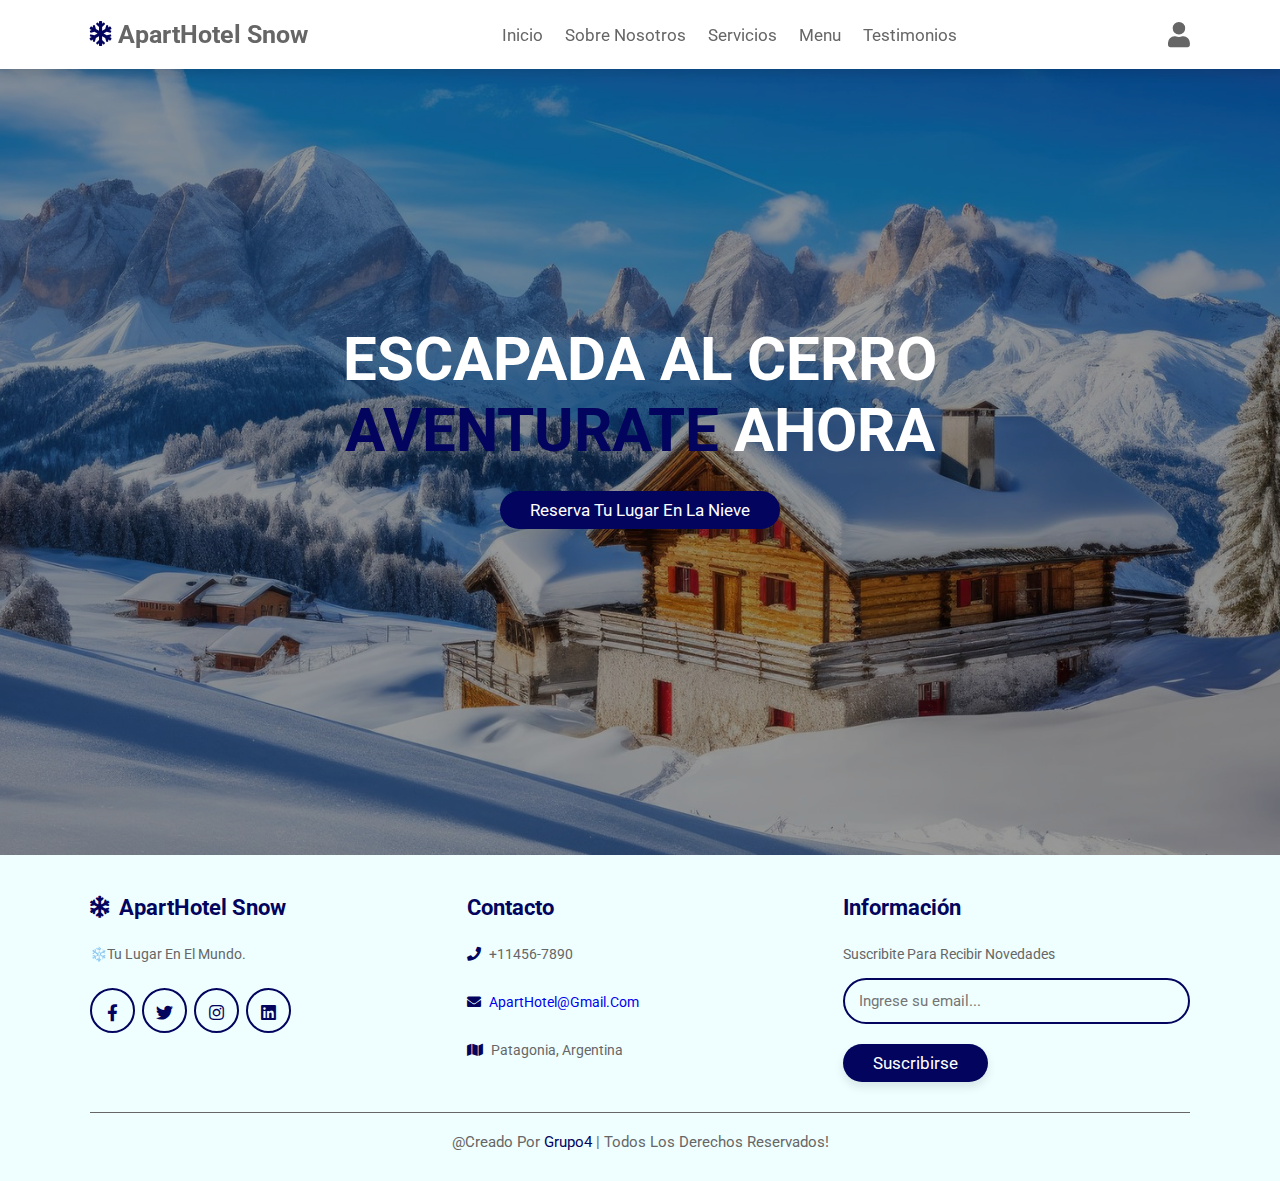
<file: index.html>
<!DOCTYPE html>
<html lang="en">

<head>
    <meta charset="UTF-8">
    <meta name="viewport" content="width=device-width, initial-scale=1.0">
    <title>ApartHotel Snow</title>
    <link rel="shortcut icon" href="img/icono.png" type="img/png">
    <link rel="stylesheet" href="https://cdnjs.cloudflare.com/ajax/libs/font-awesome/5.15.4/css/all.min.css">
    <!-- css link -->
    <link rel="stylesheet" href="css/style.css">
</head>

<body>

    <!-- header  -->
    <header class="header">

        <a href="index.html" class="logo"> <i class="fas fa-snowflake"></i> ApartHotel Snow</a>

        <nav class="navbar">
            <a href="index.html">Inicio</a>
            <a href="nosotros.html">Sobre Nosotros</a>
            <a href="servicios.html">Servicios</a>
            <a href="menu.html">Menu</a>
            <a href="opiniones.html">Testimonios</a>
        </nav>

        <div class="icons">
            <div class="fas fa-user" id="login-btn"></div>
            <div class="fas fa-bars" id="menu-btn"></div>
        </div>

        <form class="login-form">

            <h3>formulario login</h3>

            <input type="email" placeholder="ingrese su email" class="box">
            <input type="password" placeholder="ingrese su password" class="box">
            <div class="remember">
                <input type="checkbox">
                <label>Recordarme</label>
            </div>
            <a href="index.html" class="btn">logueate ahora</a>

        </form>

    </header>

    <!--fin header -->
    <main>
        <!-- home sección -->

        <section class="home" id="home" style="background-image: url(img/home.jpg)">
            <div class="content">
                <h3>Escapada Al Cerro <span>aventurate </span> ahora</h3>
                <a href="reservas.html" class="btn">Reserva tu lugar en la nieve</a>
            </div>
        </section>

        <!-- fin home -->

    </main>

    <footer>

        <!-- footer -->

        <section class="footer">

            <div class="box-container">

                <div class="box">
                    <h3><i class="fas fa-snowflake"></i> ApartHotel Snow</h3>
                    <p>❄️Tu lugar en el Mundo.</p>
                    <div class="share">
                        <a href="https://www.facebook.com" target="_blank" class="fab fa-facebook-f"></a>
                        <a href="https://www.twitter.com" target="_blank" class="fab fa-twitter"></a>
                        <a href="https://www.instagram.com" target="_blank" class="fab fa-instagram"></a>
                        <a href="https://www.linkedin.com" target="_blank" class="fab fa-linkedin"></a>
                    </div>
                </div>

                <div class="box">
                    <h3>contacto</h3>
                    <p><i class="fas fa-phone"></i> +11456-7890</p>
                    <p><i class="fas fa-envelope"></i>
                        <a href="mailto:ApartHotel@gmail.com">ApartHotel@gmail.com</a>
                    </p>
                    <p><i class="fas fa-map"></i> Patagonia, Argentina</p>
                </div>

                <div class="box">
                    <h3>Información</h3>
                    <p>suscribite para recibir novedades</p>
                    <form>
                        <input type="email" placeholder="Ingrese su email..." class="email">
                        <button type="submit" class="btn">Suscribirse</button>
                    </form>
                </div>

            </div>

            <div class="credit">@creado por <span>Grupo4</span> | todos los derechos reservados!</div>

        </section>

    </footer>
    <!-- fin footer  -->

    <!-- jquery cdn link  -->
    <script src="https://cdnjs.cloudflare.com/ajax/libs/jquery/3.5.1/jquery.min.js"></script>
    <!-- custom js link -->
    <script src="js/script.js"></script>
</body>

</html>
</file>
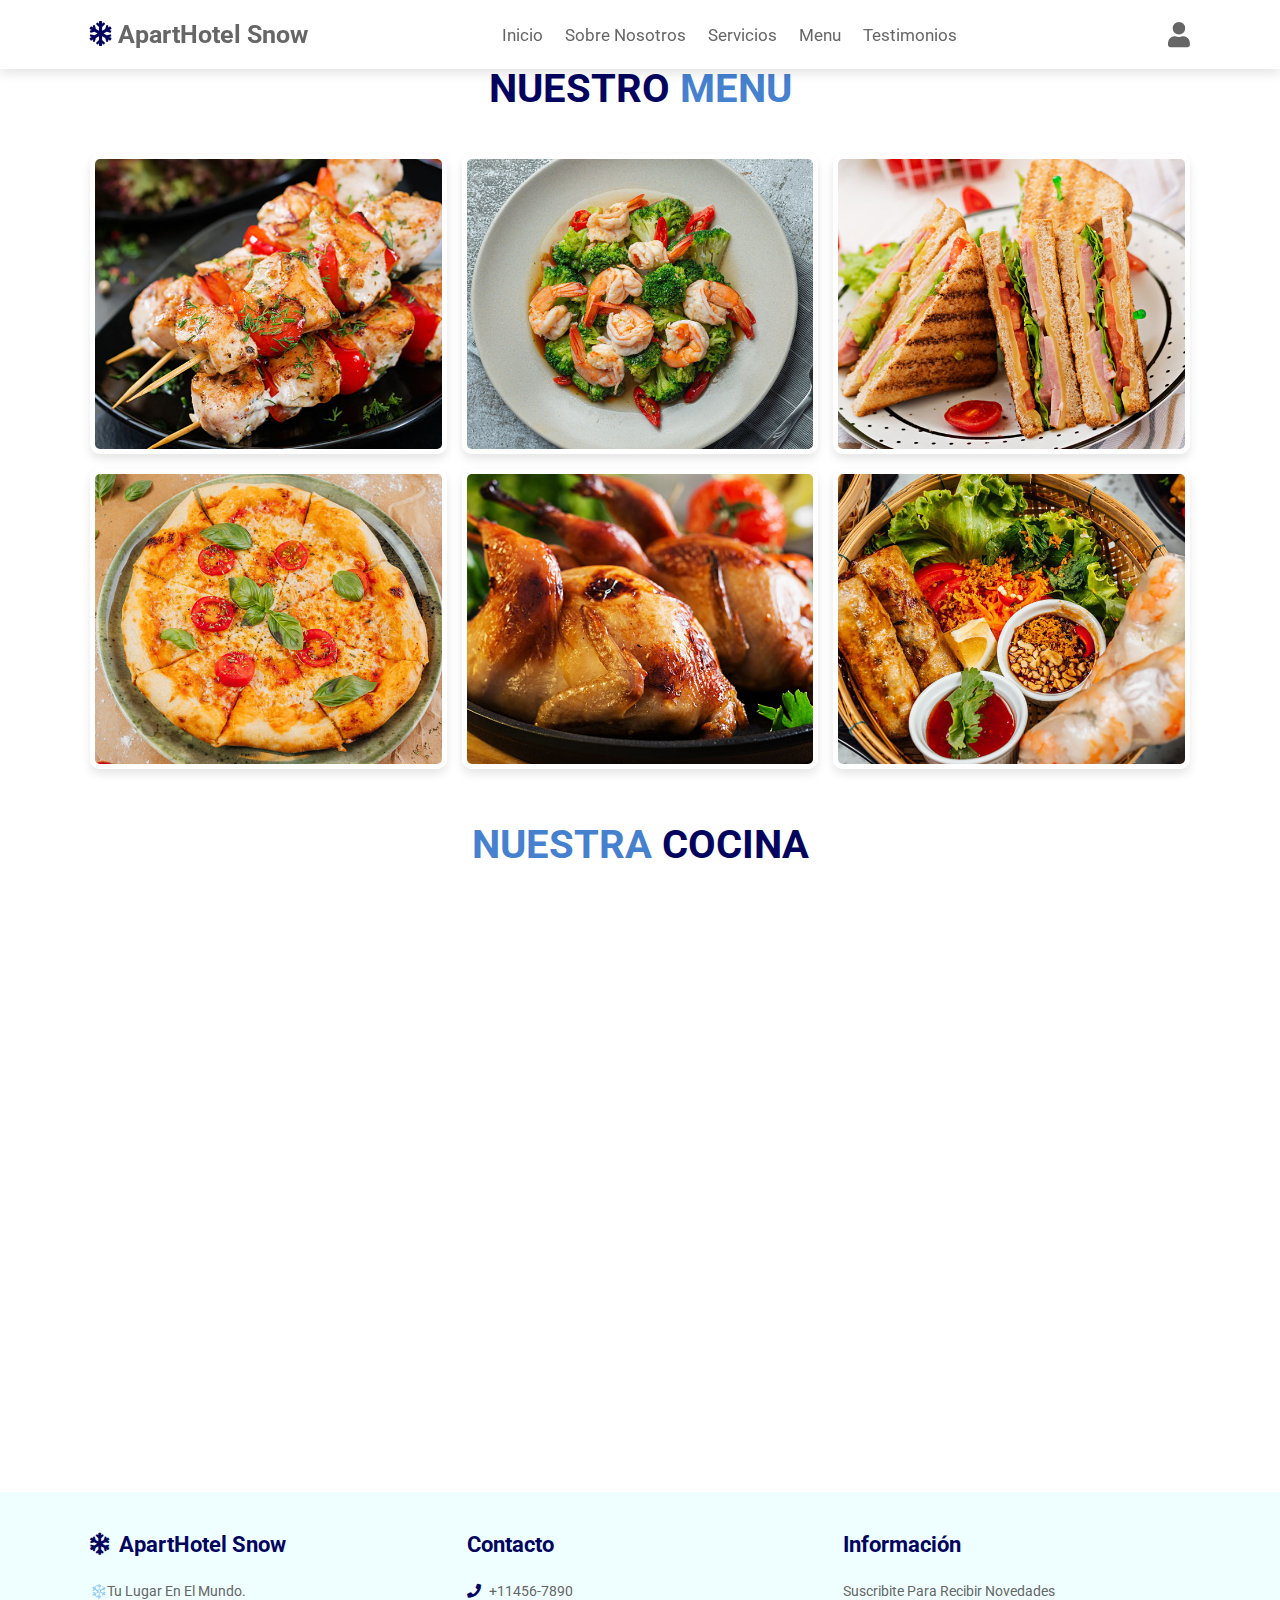
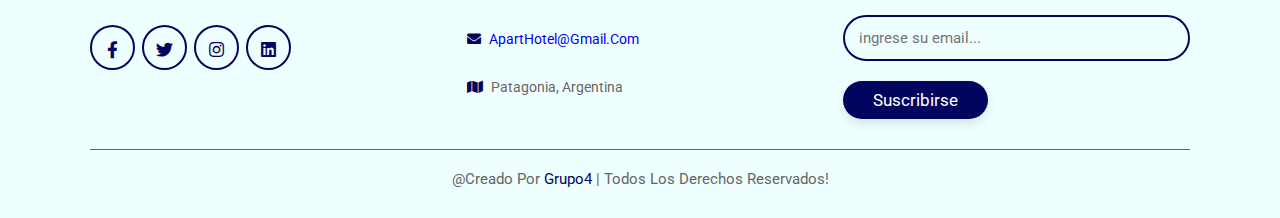
<file: menu.html>
<!DOCTYPE html>
<html lang="en">

<head>
    <meta charset="UTF-8">
    <meta name="viewport" content="width=device-width, initial-scale=1.0">
    <link rel="shortcut icon" href="img/icono.png" type="img/png">
    <title>ApartHotel Snow</title>
    <link rel="stylesheet" href="https://cdnjs.cloudflare.com/ajax/libs/font-awesome/5.15.4/css/all.min.css">
    <!-- css link -->
    <link rel="stylesheet" href="css/style.css">
</head>

<body>

    <!-- header  -->

    <header class="header">

        <a href="index.html" class="logo"> <i class="fas fa-snowflake"></i> ApartHotel Snow</a>

        <nav class="navbar">
            <a href="index.html">Inicio</a>
            <a href="nosotros.html">Sobre Nosotros</a>
            <a href="servicios.html">Servicios</a>
            <a href="menu.html">Menu</a>
            <a href="opiniones.html">Testimonios</a>
        </nav>

        <div class="icons">
            <div class="fas fa-user" id="login-btn"></div>
            <div class="fas fa-bars" id="menu-btn"></div>
        </div>

        <form class="login-form">

            <h3>formulario login</h3>

            <input type="email" placeholder="ingrese su email" class="box">
            <input type="password" placeholder="ingrese su password" class="box">
            <div class="remember">
                <input type="checkbox">
                <label>Recordarme</label>
            </div>
            <a href="index.html" class="btn">logueate ahora</a>

        </form>

    </header>
    <br><br><br>

    <!-- fin header  -->

    <main>
        <!-- menu sección  -->

        <section class="menu" id="menu">

            <h1 class="heading">Nuestro <span> Menu</span></h1>

            <div class="box-container">

                <div class="box">
                    <img src="img/menu-1.jpg" alt="">
                    <div class="content">
                        <h3>deliciosas brochets</h3>
                        <p>Preparada con vegetales autóctonos, cordero y conejo.</p>
                        <button type="button" id="menu-1" class="btn orderButton">Ordenar Ahora</button>
                        <button class="order-message" id="aparezco" style="display: none;">Orden enviada☑️</button>
                    </div>
                </div>

                <div class="box">
                    <img src="img/menu-2.jpg" alt="">
                    <div class="content">
                        <h3>deliciosa cazuela</h3>
                        <p>Receta original elaborada con productos frescos de nuestro lago.</p>
                        <button type="button" id="menu-2" class="btn orderButton">Ordenar Ahora</button>
                        <button class="order-message" id="aparezco2" style="display: none;">Orden enviada☑️</button>
                    </div>
                </div>

                <div class="box">
                    <img src="img/menu-3.jpg" alt="">
                    <div class="content">
                        <h3>deliciosos sandwiches</h3>
                        <p>Preparados con fiambres locales y quesos ahumados.</p>
                        <button type="button" id="menu-3" class="btn orderButton">Ordenar Ahora</button>
                        <button class="order-message" id="aparezco3" style="display: none;">Orden enviada☑️</button>
                    </div>
                </div>

                <div class="box">
                    <img src="img/menu-4.jpg" alt="">
                    <div class="content">
                        <h3>deliciosa pizza mediterranea</h3>
                        <p>Producida con masa madre y finas hierbas regionales.</p>
                        <button type="button" id="menu-4" class="btn orderButton">Ordenar Ahora</button>
                        <button class="order-message" id="aparezco4" style="display: none;">Orden enviada☑️</button>
                    </div>
                </div>

                <div class="box">
                    <img src="img/menu-5.jpg" alt="">
                    <div class="content">
                        <h3>delicioso pollo grille</h3>
                        <p>Pollo de campo acompañado de papas fritas y vegetales.</p>
                        <button type="button" id="menu-5" class="btn orderButton">Ordenar Ahora</button>
                        <button class="order-message" id="aparezco5" style="display: none;">Orden enviada☑️</button>
                    </div>
                </div>

                <div class="box">
                    <img src="img/menu-6.jpg" alt="">
                    <div class="content">
                        <h3>deliciosos tacos</h3>
                        <p>Realizados con variedad de carnes y vegetales a la parrilla.</p>
                        <button type="button" id="menu-6" class="btn orderButton">Ordenar Ahora</button>
                        <button class="order-message" id="aparezco6" style="display: none;">Orden enviada☑️</button>
                    </div>
                </div>

            </div>

        </section>

        <!--fin menu -->

        <!-- Nuestra cocina -->
        <section>
            <h1 class="heading"><span>Nuestra </span> Cocina</h1>
            <div>
                <iframe width="100%" height="560" src="https://www.youtube.com/embed/6fhAchG-jcw"
                    title="Cómo funciona la cocina de uno de los mejores restaurantes."
                    allow="accelerometer; autoplay; clipboard-write; encrypted-media; gyroscope; picture-in-picture; web-share"
                    referrerpolicy="strict-origin-when-cross-origin" allowfullscreen></iframe>
            </div>
        </section>

        <!--fin cocina-->
    </main>

    <!-- footer  -->
    <footer>
        <section class="footer">

            <div class="box-container">

                <div class="box">
                    <h3><i class="fas fa-snowflake"></i> ApartHotel Snow</h3>
                    <p>❄️Tu lugar en el Mundo.</p>
                    <div class="share">
                        <a href="https://www.facebook.com" target="_blank" class="fab fa-facebook-f"></a>
                        <a href="https://www.twitter.com" target="_blank" class="fab fa-twitter"></a>
                        <a href="https://www.instagram.com" target="_blank" class="fab fa-instagram"></a>
                        <a href="https://www.linkedin.com" target="_blank" class="fab fa-linkedin"></a>
                    </div>
                </div>

                <div class="box">
                    <h3>Contacto</h3>
                    <p><i class="fas fa-phone"></i> +11456-7890</p>
                    <p><i class="fas fa-envelope"></i>
                        <a href="mailto:ApartHotel@gmail.com">ApartHotel@gmail.com</a>
                    </p>
                    <p><i class="fas fa-map"></i> Patagonia, Argentina</p>
                </div>

                <div class="box">
                    <h3>Información</h3>
                    <p>suscribite para recibir novedades</p>
                    <form>
                        <input type="email" placeholder="ingrese su email..." class="email">
                        <button type="submit" class="btn">Suscribirse</button>
                    </form>
                </div>

            </div>

            <div class="credit">@creado por <span>Grupo4</span> | todos los derechos reservados!</div>

        </section>
    </footer>
    <!--fin footer  -->

    <!-- jquery cdn link  -->
    <script src="https://cdnjs.cloudflare.com/ajax/libs/jquery/3.5.1/jquery.min.js"></script>
    <!-- custom js link -->
    <script src="js/script.js"></script>
    <script src="js/botonmenu.js"></script>

</body>

</html>
</file>
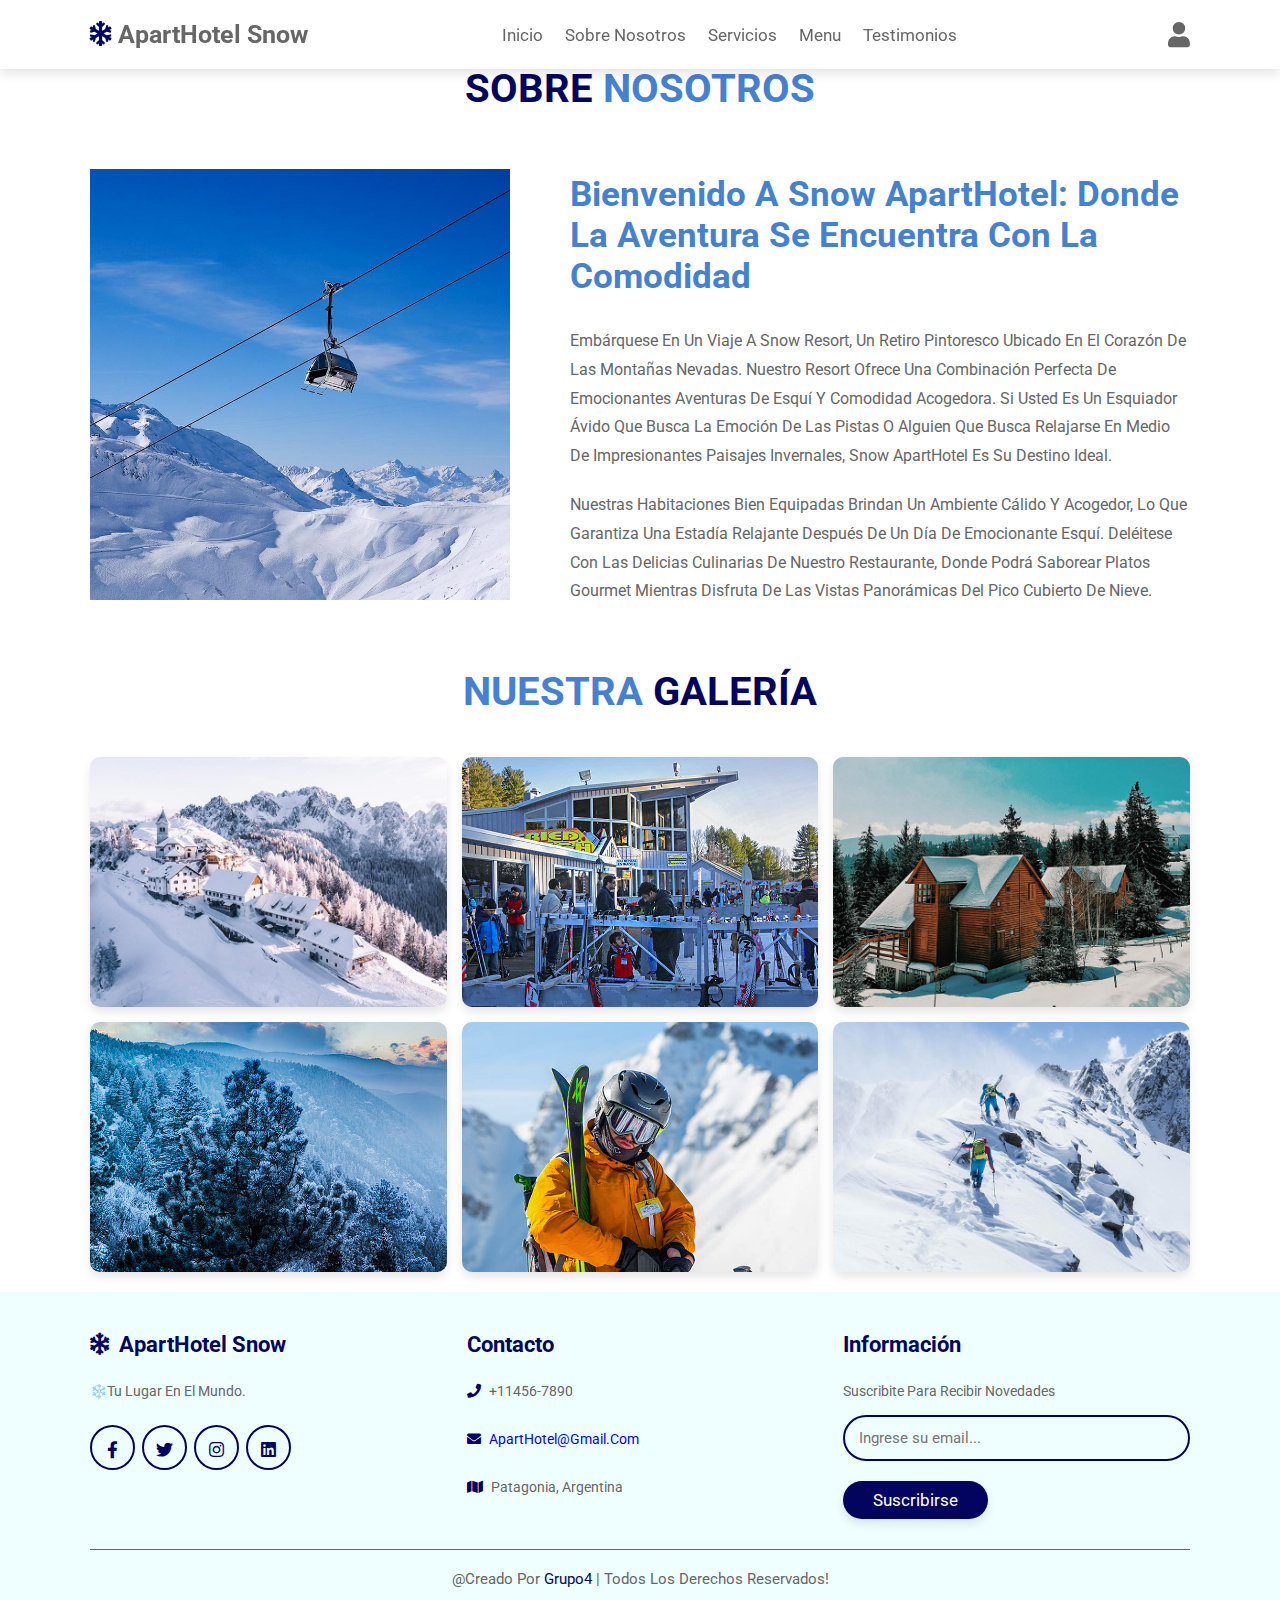
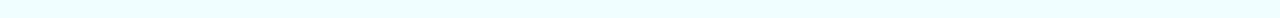
<file: nosotros.html>
<!DOCTYPE html>
<html lang="en">

<head>
    <meta charset="UTF-8">
    <meta name="viewport" content="width=device-width, initial-scale=1.0">
    <link rel="shortcut icon" href="img/icono.png" type="img/png">
    <title>ApartHotel Snow</title>
    <link rel="stylesheet" href="https://cdnjs.cloudflare.com/ajax/libs/font-awesome/5.15.4/css/all.min.css">
    <!-- css link -->
    <link rel="stylesheet" href="css/style.css">
</head>

<body>

    <!-- header  -->

    <header class="header">

        <a href="index.html" class="logo"> <i class="fas fa-snowflake"></i> ApartHotel Snow</a>

        <nav class="navbar">
            <a href="index.html">Inicio</a>
            <a href="nosotros.html">Sobre Nosotros</a>
            <a href="servicios.html">Servicios</a>
            <a href="menu.html">Menu</a>
            <a href="opiniones.html">Testimonios</a>
        </nav>

        <div class="icons">
            <div class="fas fa-user" id="login-btn"></div>
            <div class="fas fa-bars" id="menu-btn"></div>
        </div>

        <form class="login-form">

            <h3>formulario login</h3>

            <input type="email" placeholder="ingrese su email" class="box">
            <input type="password" placeholder="ingrese su password" class="box">
            <div class="remember">
                <input type="checkbox">
                <label>Recordarme</label>
            </div>
            <a href="index.html" class="btn">logueate ahora</a>

        </form>

    </header>

    <!-- fin header -->
    <br><br><br>
    <main>
        <!-- nosotros sección -->

        <section class="about" id="about">

            <h1 class="heading">Sobre <span> Nosotros</span></h1>

            <div class="row">
                <div class="image">
                    <img src="img/about.jpg" alt="">
                </div>
                <div class="content">
                    <h3>Bienvenido a Snow ApartHotel: donde la aventura se encuentra con la comodidad </h3>
                    <p>Embárquese en un viaje a Snow Resort, un retiro pintoresco ubicado en el corazón de las montañas
                        nevadas. Nuestro resort ofrece una combinación perfecta de emocionantes aventuras de esquí y
                        comodidad acogedora. Si usted es un esquiador ávido que busca la emoción de las pistas o alguien
                        que busca relajarse en medio de impresionantes paisajes invernales, Snow ApartHotel es su
                        destino ideal. </p>
                    <p>Nuestras habitaciones bien equipadas brindan un ambiente cálido y acogedor, lo que garantiza una
                        estadía relajante después de un día de emocionante esquí. Deléitese con las delicias culinarias
                        de nuestro restaurante, donde podrá saborear platos gourmet mientras disfruta de las vistas
                        panorámicas del pico cubierto de nieve. </p>

                </div>
            </div>

        </section>

        <!-- fin sección -->

        <!-- gallería sección -->

        <section class="gallery" id="gallery">

            <h1 class="heading"><span>Nuestra </span> Galería</h1>

            <div class="box-container">

                <div class="box">
                    <img src="img/gallery-1.jpg" alt="">
                </div>

                <div class="box">
                    <img src="img/gallery-2.jpg" alt="">
                </div>

                <div class="box">
                    <img src="img/gallery-3.jpg" alt="">
                </div>

                <div class="box">
                    <img src="img/gallery-4.jpg" alt="">
                </div>

                <div class="box">
                    <img src="img/gallery-5.jpg" alt="">
                </div>

                <div class="box">
                    <img src="img/gallery-6.jpg" alt="">
                </div>

            </div>

        </section>
    </main>
    <!-- fin gallería -->

    <!-- footer -->
    <footer>
        <section class="footer">

            <div class="box-container">

                <div class="box">
                    <h3><i class="fas fa-snowflake"></i> ApartHotel Snow</h3>
                    <p>❄️Tu lugar en el Mundo.</p>
                    <div class="share">
                        <a href="https://www.facebook.com" target="_blank" class="fab fa-facebook-f"></a>
                        <a href="https://www.twitter.com" target="_blank" class="fab fa-twitter"></a>
                        <a href="https://www.instagram.com" target="_blank" class="fab fa-instagram"></a>
                        <a href="https://www.linkedin.com" target="_blank" class="fab fa-linkedin"></a>
                    </div>
                </div>

                <div class="box">
                    <h3>contacto</h3>
                    <p><i class="fas fa-phone"></i> +11456-7890</p>
                    <p><i class="fas fa-envelope"></i>
                        <a href="mailto:ApartHotel@gmail.com">ApartHotel@gmail.com</a>
                    </p>
                    <p><i class="fas fa-map"></i> Patagonia, Argentina</p>
                </div>

                <div class="box">
                    <h3>Información</h3>
                    <p>suscribite para recibir novedades</p>
                    <form>
                        <input type="email" placeholder="Ingrese su email..." class="email">
                        <button type="submit" class="btn">Suscribirse</button>
                    </form>
                </div>

            </div>

            <div class="credit">@creado por <span>Grupo4</span> | todos los derechos reservados!</div>

        </section>
    </footer>

    <!-- fin footer -->

    <!-- jquery cdn link  -->
    <script src="https://cdnjs.cloudflare.com/ajax/libs/jquery/3.5.1/jquery.min.js"></script>
    <!-- custom js link -->
    <script src="js/script.js"></script>

</body>

</html>
</file>
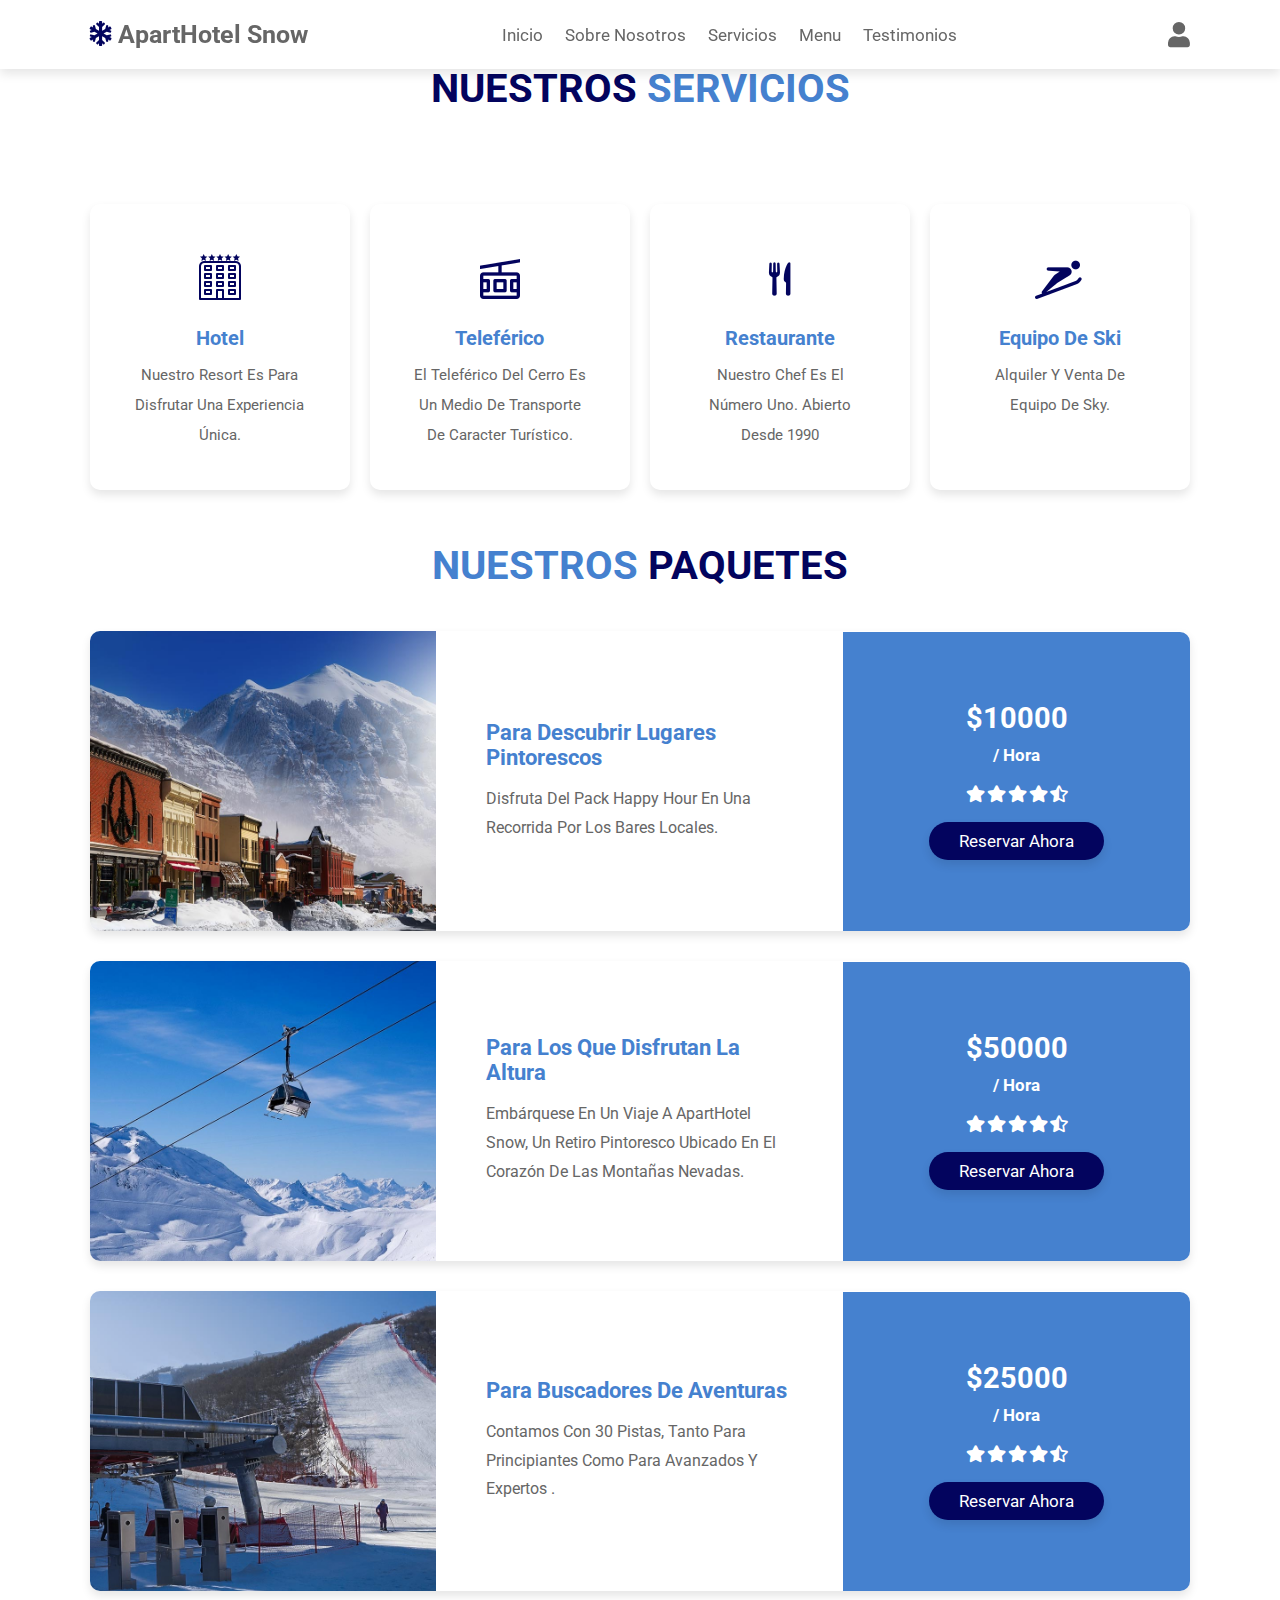
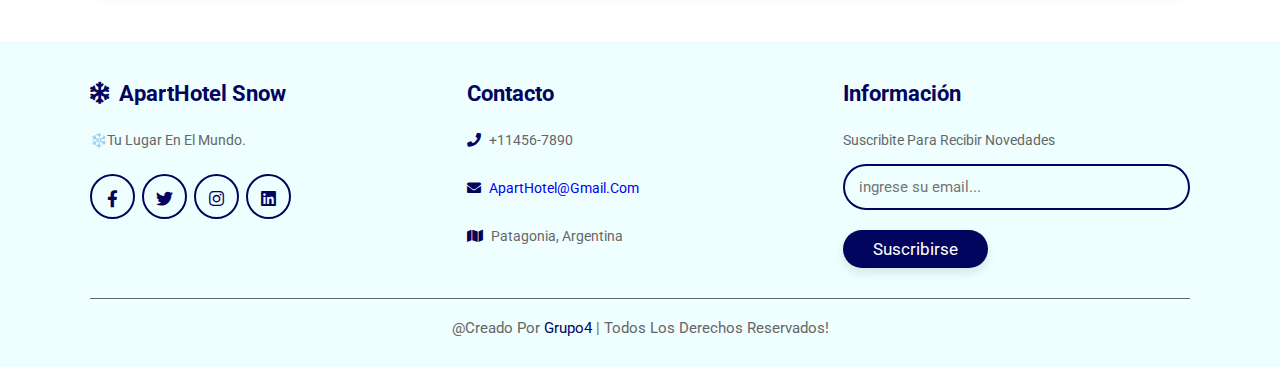
<file: servicios.html>
<!DOCTYPE html>
<html lang="en">

<head>
    <meta charset="UTF-8">
    <meta name="viewport" content="width=device-width, initial-scale=1.0">
    <link rel="shortcut icon" href="img/icono.png" type="img/png">
    <title>ApartHotel Snow</title>
    <link rel="stylesheet" href="https://cdnjs.cloudflare.com/ajax/libs/font-awesome/5.15.4/css/all.min.css">
    <!-- css link -->
    <link rel="stylesheet" href="css/style.css">
</head>

<body>

    <!-- header  -->

    <header class="header">

        <a href="index.html" class="logo"> <i class="fas fa-snowflake"></i> ApartHotel Snow</a>

        <nav class="navbar">
            <a href="index.html">Inicio</a>
            <a href="nosotros.html">Sobre Nosotros</a>
            <a href="servicios.html">Servicios</a>
            <a href="menu.html">Menu</a>
            <a href="opiniones.html">Testimonios</a>
        </nav>

        <div class="icons">
            <div class="fas fa-user" id="login-btn"></div>
            <div class="fas fa-bars" id="menu-btn"></div>
        </div>

        <form class="login-form">

            <h3>formulario login</h3>

            <input type="email" placeholder="ingrese su email" class="box">
            <input type="password" placeholder="ingrese su password" class="box">
            <div class="remember">
                <input type="checkbox">
                <label>Recordarme</label>
            </div>
            <a href="index.html" class="btn">logueate ahora</a>

        </form>

    </header>

    <!-- fin header -->

    <main>
        <!-- banner sección -->
        <br><br><br>
        <section class="banner">

            <h1 class="heading">Nuestros <span> Servicios</span></h1>

            <div class="box-container">

                <div class="box">
                    <img src="img/banner-1.png" alt="">
                    <h3>hotel</h3>
                    <p>Nuestro Resort es para disfrutar una experiencia única.</p>
                </div>

                <div class="box">
                    <img src="img/banner-2.png" alt="">
                    <h3>Teleférico</h3>
                    <p>El Teleférico del Cerro es un medio de transporte de caracter turístico.</p>
                </div>

                <div class="box">
                    <img src="img/banner-3.png" alt="">
                    <h3>Restaurante</h3>
                    <p>Nuestro chef es el número uno. Abierto desde 1990</p>
                </div>

                <div class="box">
                    <img src="img/banner-4.png" alt="">
                    <h3>equipo de Ski</h3>
                    <p>Alquiler y venta de equipo de sky.</p>
                </div>

            </div>

        </section>

        <!-- fin banner -->


        <!-- package sección  -->

        <section class="package" id="package">

            <h1 class="heading"><span>Nuestros </span> Paquetes</h1>

            <div class="box-container">

                <div class="box">
                    <div class="image">
                        <img src="img/package-1.jpg" alt="">
                    </div>
                    <div class="content">
                        <h3>Para descubrir lugares pintorescos</h3>
                        <p>Disfruta del pack happy hour en una recorrida por los bares locales. </p>
                    </div>
                    <div class="price">
                        <h4>$10000</h4>
                        <h5>/ hora</h5>
                        <div class="stars">
                            <i class="fas fa-star"></i>
                            <i class="fas fa-star"></i>
                            <i class="fas fa-star"></i>
                            <i class="fas fa-star"></i>
                            <i class="fas fa-star-half-alt"></i>
                        </div>
                        <a href="#" class="btn">reservar ahora</a>
                    </div>
                </div>

                <div class="box">
                    <div class="image">
                        <img src="img/package-2.jpg" alt="">
                    </div>
                    <div class="content">
                        <h3>Para los que disfrutan la altura</h3>
                        <p>Embárquese en un viaje a ApartHotel Snow, un retiro pintoresco ubicado en el corazón de las
                            montañas nevadas. </p>
                    </div>
                    <div class="price">
                        <h4>$50000</h4>
                        <h5>/ hora</h5>
                        <div class="stars">
                            <i class="fas fa-star"></i>
                            <i class="fas fa-star"></i>
                            <i class="fas fa-star"></i>
                            <i class="fas fa-star"></i>
                            <i class="fas fa-star-half-alt"></i>
                        </div>
                        <a href="#" class="btn">reservar ahora</a>
                    </div>
                </div>

                <div class="box">
                    <div class="image">
                        <img src="img/package-3.jpg" alt="">
                    </div>
                    <div class="content">
                        <h3>Para buscadores de aventuras</h3>
                        <p>Contamos con 30 pistas, tanto para principiantes como para avanzados y expertos .</p>
                    </div>
                    <div class="price">
                        <h4>$25000</h4>
                        <h5>/ hora</h5>
                        <div class="stars">
                            <i class="fas fa-star"></i>
                            <i class="fas fa-star"></i>
                            <i class="fas fa-star"></i>
                            <i class="fas fa-star"></i>
                            <i class="fas fa-star-half-alt"></i>
                        </div>
                        <a href="#" class="btn">reservar ahora</a>
                    </div>
                </div>

            </div>

        </section>
    </main>
    <!-- fin package  -->

    <!-- footer -->
    <footer>
        <section class="footer">

            <div class="box-container">

                <div class="box">
                    <h3><i class="fas fa-snowflake"></i> ApartHotel Snow</h3>
                    <p>❄️Tu lugar en el Mundo.</p>
                    <div class="share">
                        <a href="https://www.facebook.com" target="_blank" class="fab fa-facebook-f"></a>
                        <a href="https://www.twitter.com" target="_blank" class="fab fa-twitter"></a>
                        <a href="https://www.instagram.com" target="_blank" class="fab fa-instagram"></a>
                        <a href="https://www.linkedin.com" target="_blank" class="fab fa-linkedin"></a>
                    </div>
                </div>

                <div class="box">
                    <h3>contacto</h3>
                    <p><i class="fas fa-phone"></i> +11456-7890</p>
                    <p><i class="fas fa-envelope"></i>
                        <a href="mailto:ApartHotel@gmail.com">ApartHotel@gmail.com</a>
                    </p>
                    <p><i class="fas fa-map"></i> Patagonia, Argentina</p>
                </div>

                <div class="box">
                    <h3>Información</h3>
                    <p>suscribite para recibir novedades</p>
                    <form>
                        <input type="email" placeholder="ingrese su email..." class="email">
                        <button type="submit" class="btn">Suscribirse</button>
                    </form>
                </div>

            </div>

            <div class="credit">@creado por <span>Grupo4</span> | todos los derechos reservados!</div>

        </section>
    </footer>
    <!-- fin footer  -->

    <!-- jquery cdn link  -->
    <script src="https://cdnjs.cloudflare.com/ajax/libs/jquery/3.5.1/jquery.min.js"></script>
    <!-- custom js link -->
    <script src="js/script.js"></script>

</body>

</html>
</file>
<file: css/style.css>
@import url('https://fonts.googleapis.com/css2?family=Roboto:wght@100;300;400;500;700&display=swap');

:root {
  --primary-color: #03045e;
  --color: #4581cf;
  --black: #666;
  --white: #fff;
  --box-shadow: 0 .5rem 1rem rgba(0, 0, 0, 0.1);
}

* {
  font-family: 'Roboto', sans-serif;
  margin: 0;
  padding: 0;
  box-sizing: border-box;
  outline: none;
  border: none;
  text-decoration: none;
  text-transform: capitalize;
  transition: .2s linear;
}

html {
  font-size: 62.5%;
  overflow-x: hidden;
  scroll-behavior: smooth;
  scroll-padding-top: 4rem;
}

html::-webkit-scrollbar {
  width: 1rem;
}

html::-webkit-scrollbar-track {
  background: transparent;
}

html::-webkit-scrollbar-thumb {
  background: var(--primary-color);
  border-radius: 5rem;
}

section {
  padding: 2rem 7%;
}

.heading {
  text-align: center;
  color: var(--primary-color);
  text-transform: uppercase;
  margin-bottom: 3rem;
  padding: 1.2rem 0;
  font-size: 4rem;
}

.heading span {
  color: var(--color);
  text-transform: uppercase;
}

.btn {
  display: inline-block;
  border-radius: 5rem;
  background: var(--primary-color);
  color: var(--white);
  box-shadow: var(--box-shadow);
  padding: .9rem 3rem;
  position: relative;
  z-index: 0;
  overflow: hidden;
  font-size: 1.7rem;
  margin-top: 1rem;
}

.btn::before {
  content: '';
  position: absolute;
  top: 0;
  height: 100%;
  width: 0%;
  background: #5858b3;
  z-index: -1;
  left: 0;
  transition: .3s linear;
}

.btn:hover::before {
  width: 100%;
}

/* header */

.header {
  position: fixed;
  top: 0;
  right: 0;
  left: 0;
  z-index: 1000;
  background: var(--white);
  box-shadow: var(--box-shadow);
  display: flex;
  align-items: center;
  justify-content: space-between;
  padding: 2rem 7%;
}

.header .logo {
  font-size: 2.5rem;
  font-weight: bolder;
  color: var(--black);
}

.header .logo i {
  color: var(--primary-color);
}

.header .logo i:hover {
  transform: scale(-1) rotate(180deg);
}

.header .navbar a {
  font-size: 1.7rem;
  color: var(--black);
  margin: 0 1rem;
}

.header .navbar a.active,
.header .navbar a:hover {
  color: var(--primary-color);
}

.header .icons div {
  font-size: 2.5rem;
  margin-left: 1.7rem;
  cursor: pointer;
  color: var(--black);
}

.header .icons div:hover {
  color: var(--primary-color);

}

/* login */

.header .login-form {
  position: absolute;
  top: 115%;
  right: -105%;
  background: var(--white);
  border-radius: .5rem;
  box-shadow: var(--box-shadow);
  width: 35rem;
  padding: 2rem;
}

.header .login-form.active {
  right: 2rem;
  transition: .4s linear;
}

.header .login-form h3 {
  color: var(--primary-color);
  text-transform: uppercase;
  font-size: 2.2rem;
  text-align: center;
  margin-bottom: .7rem;
}

.header .login-form .box {
  border: .1rem solid rgba(0, 0, 0, 0.1);
  margin: .7rem 0;
  padding: 1rem 1.2rem;
  font-size: 1.5rem;
  color: var(--primary-color);
  text-transform: none;
  width: 100%;
}

.header .login-form .remember {
  display: flex;
  align-items: center;
  gap: .5rem;
  margin: .7rem 0;
}

.header .login-form .remember label {
  font-size: 1.5rem;
  color: var(--black);
  cursor: pointer;
}

.header .login-form .btn {
  width: 100%;
  text-align: center;
  margin: 1rem 0;
}

#menu-btn {
  display: none;
}

/* end */

/* home */

.home {
  min-height: 95vh;
  background: url(img/home.jpg) no-repeat;
  background-position: center !important;
  background-size: cover !important;
  position: relative;
  z-index: 0;
  display: flex;
  align-items: center;
  justify-content: center;
}

.home::before {
  content: '';
  position: absolute;
  top: 0;
  left: 0;
  height: 100%;
  width: 100%;
  background: rgba(0, 0, 0, 0.4);
  z-index: -1;
}

.home .content {
  text-align: center;
  max-width: 60rem;
}

.home .content h3 {
  font-size: 6rem;
  text-transform: uppercase;
  color: var(--white);
  padding-bottom: 1.5rem;
}

.home .content h3 span {
  text-transform: uppercase;
  color: var(--primary-color);
}

/* end */

/* banner */

.banner .box-container {
  display: grid;
  grid-template-columns: repeat(auto-fit, minmax(25rem, 1fr));
  gap: 2rem;
  padding-top: 5rem;
}

.banner .box-container .box {
  text-align: center;
  padding: 4rem;
  background: var(--white);
  box-shadow: var(--box-shadow);
  border-radius: 1rem;
}

.banner .box-container .box img {
  margin: 1rem 0;
  height: 5rem;
  transition: 500ms ease;
}

.banner .box-container .box:hover img {
  transform: scale(-1) rotate(180deg);
}

.banner .box-container .box h3 {
  font-size: 2rem;
  padding: 1rem 0;
  color: var(--color);
}

.banner .box-container .box p {
  font-size: 1.5rem;
  color: var(--black);
  line-height: 2;
}

/* end */

/* about us */

.about .row {
  display: flex;
  flex-wrap: wrap;
  gap: 6rem;
  align-items: center;
}

.about .row .image {
  flex: 1 1 30rem;
}

.about .row .image img {
  width: 100%;
}

.about .row .content {
  flex: 1 1 50rem;
}

.about .row .content h3 {
  font-size: 3.5rem;
  color: var(--color);
  padding: 2rem 0;
}

.about .row .content p {
  font-size: 1.6rem;
  color: var(--black);
  padding: 1rem 0;
  line-height: 1.8;
}

/* end */

/* package */

.package .box-container .box {
  display: flex;
  flex-wrap: wrap;
  gap: 3rem;
  align-items: center;
  margin-bottom: 3rem;
  border-radius: 1rem;
  box-shadow: var(--box-shadow);
}

.package .box-container .box .image {
  flex: 1 1 30rem;
  height: 30rem;
}

.package .box-container .box .image img {
  width: 100%;
  height: 100%;
  object-fit: cover;
  border-radius: 1rem 0 0 1rem;
}

.package .box-container .box .content {
  padding: 3rem 2rem;
}

.package .box-container .box .content,
.package .box-container .box .price {
  flex: 1 1 calc(30% - 3rem);
}

.package .box-container .box .content h3 {
  font-size: 2.2rem;
  color: var(--color);
}

.package .box-container .box .content p {
  font-size: 1.6rem;
  color: var(--black);
  padding-top: 1.5rem;
  line-height: 1.8;
}

.package .box-container .box .price {
  padding: 6.9rem 2rem;
  text-align: center;
  color: #fff;
  background: #4581cf;
  border-radius: 0 1rem 1rem 0;
}

.package .box-container .box .price h4 {
  font-size: 2.9rem;
  margin-bottom: 1rem;
}

.package .box-container .box .price h5 {
  margin-bottom: 2rem;
  font-size: 1.7rem;
}

.package .box-container .box .price .stars i {
  color: var(--white);
  font-size: 1.7rem;
  margin-bottom: 1rem;
}

/* end */

/* menu */

.menu .box-container {
  display: flex;
  flex-wrap: wrap;
  gap: 1.5rem;
}

.order-message {
  /* display: none;*/
  position: fixed;
  bottom: 20px;
  left: 50%;
  transform: translateX(-50%);
  background-color: rgba(53, 2, 63, 0.8);
  color: white;
  padding: 10px 10px;
  border-radius: 15px;
  z-index: 999;
}

.menu .box-container .box {
  height: 30rem;
  flex: 1 1 30rem;
  border: .5rem solid var(--white);
  box-shadow: var(--box-shadow);
  border-radius: 1rem;
  position: relative;
  overflow: hidden;
}

.menu .box-container .box img {
  height: 100%;
  width: 100%;
  object-fit: cover;
}

.menu .box-container .box .content {
  position: absolute;
  top: 50%;
  left: 50%;
  transform: translate(-50%, -50%) scale(0);
  height: 100%;
  width: 100%;
  background: rgba(255, 255, 255, 0.9);
  padding: 2rem;
  padding-top: 8rem;
  text-align: center;
}

.menu .box-container .box .content h3 {
  font-size: 2.5rem;
  color: var(--primary-color);
}

.menu .box-container .box .content p {
  font-size: 1.5rem;
  padding: 1rem 0;
  color: var(--black);
}

.menu .box-container .box:hover .content {
  transform: translate(-50%, -50%) scale(1);
}


/* end */

/* gallery */

.gallery .box-container {
  display: flex;
  flex-wrap: wrap;
  gap: 1.5rem;
}

.gallery .box-container .box {
  height: 25rem;
  flex: 1 1 30rem;
  box-shadow: var(--box-shadow);
  border-radius: 1rem;
  overflow: hidden;
}

.gallery .box-container .box img {
  height: 100%;
  width: 100%;
  object-fit: cover;
}

.gallery .box-container .box:hover img {
  transform: scale(1.1);
}

/* end */

/* review */

.review {
  display: flex;
  flex-wrap: wrap;
  align-items: center;
  gap: 2rem;
}

.review .content {
  flex: 1 1 42rem;
}

.review .content span {
  font-size: 4rem;
  color: var(--color);
}

.review .content h3 {
  font-size: 3rem;
  padding-top: .5rem;
  color: var(--color);
}

.review .content p {
  font-size: 1.4rem;
  color: var(--black);
  padding: 1rem 0;
  line-height: 2;
}

.review .box-container {
  flex: 1 1 42rem;
  display: flex;
  flex-wrap: wrap;
  gap: 1.5rem;
}

.review .box-container .box {
  flex: 1 1 20rem;
  box-shadow: var(--box-shadow);
  border-radius: 1rem;
  padding: 2rem;
}

.review .box-container .box p {
  font-size: 1.4rem;
  padding-bottom: 1rem;
  line-height: 2;
  color: var(--black);
}

.review .box-container .box .user {
  display: flex;
  align-items: center;
  gap: 1rem;
}

.review .box-container .box .user img {
  height: 5rem;
  width: 5rem;
  border-radius: 50%;
}

.review .box-container .box .user h3 {
  font-size: 1.7rem;
  color: var(--primary-color);
  padding-bottom: .5rem;
}

.review .box-container .box .user span {
  font-size: 1.5rem;
  color: var(--black);
}

.review .section-heading h2 {
  color: var(--color);
}

.review .section-heading p {
  font-size: 1.8rem;
  color: var(--primary-color);
  padding: 0;
  line-height: 2;
}

/* end */

/* footer */

.footer {
  background: #efffff;
}

.footer .box-container {
  display: grid;
  grid-template-columns: repeat(auto-fit, minmax(30rem, 1fr));
  gap: 3rem;
}

.footer .box-container .box {
  padding: 1rem 0;
}

.footer .box-container .box h3 {
  font-size: 2.2rem;
  color: var(--primary-color);
  padding: 1rem 0;
}

.footer .box-container .box h3 i {
  padding-right: .5rem;
}

.footer .box-container .box p {
  font-size: 1.4rem;
  color: var(--black);
  padding: 1rem 0;
  line-height: 2;
}

.footer .box-container .box p i {
  padding-right: .5rem;
  color: var(--primary-color);
}

.footer .box-container .box .share {
  padding-top: 1rem;
}

.footer .box-container .box .share a {
  height: 4.5rem;
  width: 4.5rem;
  line-height: 4.5rem;
  font-size: 2rem;
  border-radius: 50%;
  font-size: 1.7rem;
  border: .2rem solid var(--primary-color);
  color: var(--primary-color);
  margin-right: .5rem;
  text-align: center;
}

.footer .box-container .box .share a:hover {
  color: var(--white);
  background: var(--primary-color);
}

.footer .box-container .box form .email {
  width: 100%;
  border-radius: 5rem;
  border: .2rem solid var(--primary-color);
  background: none;
  font-size: 1.5rem;
  text-transform: none;
  color: var(--black);
  margin-bottom: 1rem;
  padding: 1.2rem 1.4rem;
}

.footer .box-container .box form .btn {
  cursor: pointer;
}

.footer .credit {
  font-size: 1.5rem;
  text-align: center;
  border-top: .1rem solid var(--black);
  padding: 1rem;
  padding-top: 2rem;
  margin-top: 2rem;
  color: var(--black);
}

.footer .credit span {
  color: var(--primary-color);
}

/* end */


/* media query */

@media(max-width:991px) {

  html {
    font-size: 55%;
  }

  section {
    padding: 2rem;
  }

}

@media(max-width:768px) {

  #menu-btn {
    display: inline-block;
  }

  .header .navbar {
    position: absolute;
    top: 99%;
    left: 0;
    right: 0;
    background: #fff;
    border-top: .1rem solid var(--primary-color);
    clip-path: polygon(0 0, 100% 0, 100% 0, 0 0);
  }

  .header .navbar.active {
    clip-path: polygon(0 0, 100% 0, 100% 100%, 0 100%);
  }

  .header .navbar a {
    display: block;
    margin: 2rem;
    font-size: 2rem;
    width: 100%;
  }


  .package .box-container .box {
    flex-direction: column;
  }

  .package .box-container .box .image,
  .package .box-container .box .content,
  .package .box-container .box .price {
    width: 100%;
  }

  .package .box-container .box .image img {
    border-radius: 1rem 1rem 0 0;
  }

  .package .box-container .box .price {
    border-radius: 0 0 1rem 1rem;
  }

}


@media(max-width:450px) {
  html {
    font-size: 50%;
  }
}

/* booking form */

.book {
  background: linear-gradient(rgba(0, 0, 0, 0.85), rgba(0, 0, 0, 0.85)), url("img/banner-img.jpg") center/cover no-repeat;
  color: #fff;
  padding: 40px 60px;
}

.book-form {
  display: grid;
}

.form-item {
  display: flex;
  flex-direction: column;
  justify-content: center;
}

.book-form input[type="submit"] {
  margin: 18px 0 0 0;
  background: var(--dark);
  color: #fff;
  border: 1px solid #fff;
}

.book-form label,
.book-form input {
  width: 100%;
}

.book-form label {
  font-weight: 600;
  word-spacing: 5px;
  padding-bottom: 8px;
}

.book-form input:not(.btn) {
  margin: 4px 0 16px 0;
  padding: 12px 15px;
  border-radius: 5px;
  font-size: 17px;
  border: none;
}

.book-form .btn {
  width: 100%;
  text-align: center;
  margin: 1rem 0;
}

.book-form input:focus {
  outline: 0;
  box-shadow: 0 0 7px rgba(0, 0, 0, 0.4);
}

@media(min-width: 768px) {
  .book-form {
    grid-template-columns: repeat(2, 1fr);
    grid-gap: 24px;
  }
}

@media(min-width: 1170px) {
  .book-form {
    grid-template-columns: repeat(3, 1fr);
  }
}

@media(min-width: 1370px) {
  .book-form {
    grid-template-columns: 2fr 2fr 1fr 1fr 1fr 2fr;
  }

  .book {
    height: 40vh;
    display: grid;
  }
}

@media(max-width: 500px) {
  .book {
    padding-left: 20px;
    padding-right: 20px;
  }
}

/* end */


/* Area Contacto */

.container {
  display: flex;
  flex-wrap: wrap;
  gap: 5.5rem;
}

.container .contact {
  display: flex;
  flex-wrap: wrap;
  flex: 1 1 42rem;
  width: 50%;
 
}

.container .contact-content {
  display: flex;
  flex-wrap: wrap;
  flex: 1 1 42rem;
  width: 50%;
}

.container .contact-content .map-area {
  width: 100%;
  height: 400;
  object-fit: cover;
}

.section-heading {
  font-size: 2rem;
  padding-top: .5rem;
  color: var(--primary-color);
}

.contact-form-area .form-control {
  position: relative;
  z-index: 2;
  height: 45px;
  width: 100%;
  background-color: #ffffff;
  font-size: 16px;
  margin-bottom: 15px;
  /*border: 1px solid #e1e1e1;*/
  border: .2rem solid var(--primary-color);
  border-radius: 2px;
  padding: 15px 20px;
  font-weight: 400;
  color: #b7b7b7;
  -webkit-transition-duration: 500ms;
  transition-duration: 500ms;
}

.contact-form-area .form-control:focus {
  box-shadow: none;
  border-color: #70c745;
}

.contact-form-area textarea.form-control {
  height: 80px;
}

.contact-information p {
  line-height: 1.3;
  color: #707070;
  margin-bottom: 13px;
}

.contact-information p span {
  color: #303030;
}

.contact-information p:last-child {
  margin-bottom: 0;
}

.contact--thumbnail {
  position: relative;
  z-index: 1;
  box-shadow: 0 5px 20px 0 rgba(0, 0, 0, 0.15);
}

.validacion {
  font-size: 1.5rem;
  margin: 0.2rem;
}

.validacionError {
  color: #FC0505;

}

.validacionCorrecta {
  color: #70c745;

}

.redes {
  color: #70c745;
  font-size: 1.5rem;
  margin: 0.2rem;
}

.checkbox {
  font-size: 1.5rem;
  margin: 0.2rem;
}

.radio {
  font-size: 1.5rem;
  margin: 0.2rem;
}

.radio label {
  display: inline-block;
  margin-right: 20px;
}
/* Foto familia */

.contact .container {
  max-width: 1200px;
  display: flex;
  flex-wrap: wrap;
  flex: 1 1 42rem;
  justify-content: space-around;
  padding: 30px;
  border-radius: 10px;
  margin: 0px auto;
}

.contact-img {
  width: 50%;
}

.contact-img img {
  object-fit: cover;
  width: 100%;
  height: 100%;
  transition: transform 0.3s ease;
}

@media (max-width: 425px) {
  .contact-img img {
    max-width: 420px;
    overflow-x: hidden;
    width: max-content;
    height: 400px;
    margin-left: -150px;
    
  }
}

@media (max-width: 320px) {
    .contact-img img {
      max-width: 315px;
      overflow-x: hidden;
      width: max-content;
      height: 400px;
      margin-left: -150px;
    }
  }
  

.contact-img:hover img {
  transform: scale(1.1);
}

.contact .contact-content {
  display: flex;
  flex-wrap: wrap;
  flex: 1 1 42rem;
  width: 50%;
  margin-left: 0px;
}
</file>
